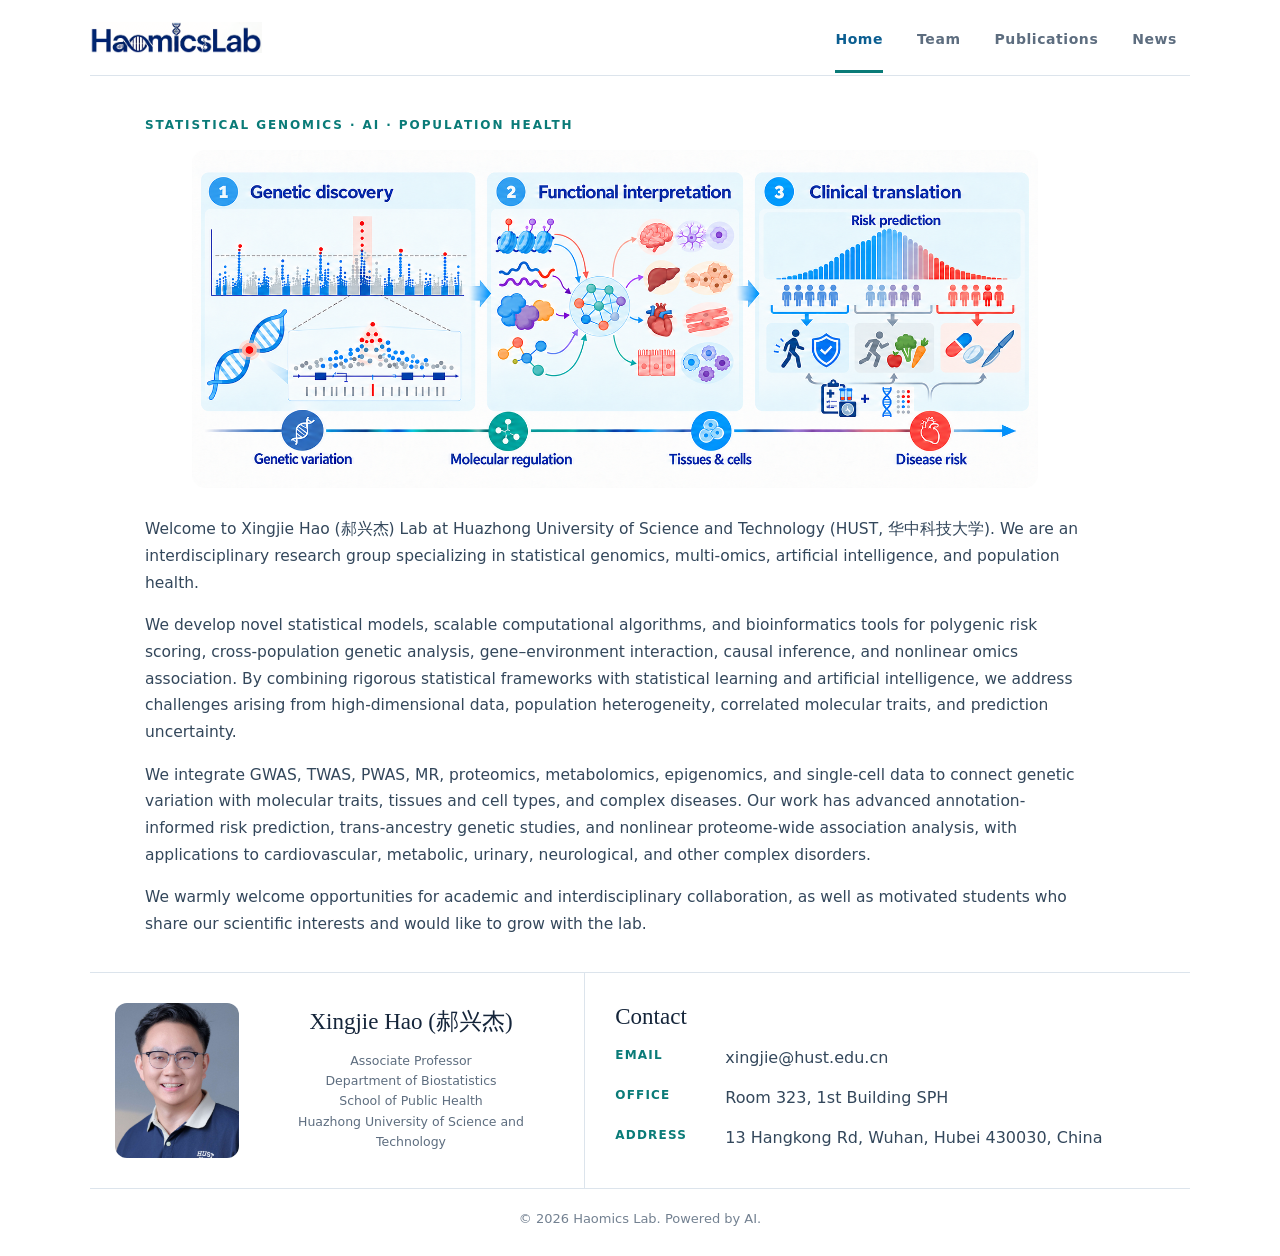
<file: index.html>
<!DOCTYPE html>
<html lang="en" data-static-package="haomics-v4-preview-parity">
<head>
  <meta charset="utf-8">
  <meta name="viewport" content="width=device-width, initial-scale=1">
  <title>Home | Haolab@HUST</title>
  <meta name="description" content="Haomics Lab led by Xingjie Hao (郝兴杰), Department of Biostatistics, Huazhong University of Science and Technology. Research: statistical genomics, multi-omics, Mendelian randomization, polygenic risk score, complex disease genetics.">
  <meta name="keywords" content="Xingjie Hao, Haomics Lab, statistical genomics, multi-omics, Mendelian randomization, PRS, complex disease genetics, Huazhong University of Science and Technology, HUST">
  <meta name="author" content="Xingjie Hao">
  <meta name="robots" content="index,follow">
  <link rel="canonical" href="https://haomicslab.github.io/">
  <link rel="stylesheet" href="jemdoc.css">
</head>
<body>
  <div class="site-frame">
  <header class="site-header">
    <a class="brand" href="index.html" aria-label="Haomics Lab home"><img src="https://haomicslab.github.io/image/logo.png" alt="Haomics Lab"></a>
    <nav aria-label="Primary navigation">
      <a href="index.html" aria-current="page">Home</a>
      <a href="team.html">Team</a>
      <a href="publications.html">Publications</a>
      <a href="news.html">News</a>
    </nav>
  </header>

  <main>
    <section class="home-overview" aria-labelledby="about-heading">
      <div class="research-copy">
        <p class="eyebrow">Statistical Genomics &middot; AI &middot; Population Health</p>
        
        <!-- Research overview figure -->
<div class="research-overview">
  <a
    href="image/researchoverview.png?v=20261024-1"
    target="_blank"
    rel="noopener"
    title="View full-size research overview"
  >
    <img
      src="https://haomicslab.github.io/image/researchoverview.png"
      alt="Haomics Lab research framework covering genetic discovery, functional interpretation, risk prediction, and clinical translation"
      decoding="async"
    >
  </a>
</div>
        
        <p>Welcome to Xingjie Hao (郝兴杰) Lab at Huazhong University of Science and Technology (HUST, 华中科技大学). We are an interdisciplinary research group specializing in statistical genomics, multi-omics, artificial intelligence, and population health.</p>
        <p>We develop novel statistical models, scalable computational algorithms, and bioinformatics tools for polygenic risk scoring, cross-population genetic analysis, gene–environment interaction, causal inference, and nonlinear omics association. By combining rigorous statistical frameworks with statistical learning and artificial intelligence, we address challenges arising from high-dimensional data, population heterogeneity, correlated molecular traits, and prediction uncertainty.</p>
        <p>We integrate GWAS, TWAS, PWAS, MR, proteomics, metabolomics, epigenomics, and single-cell data to connect genetic variation with molecular traits, tissues and cell types, and complex diseases. Our work has advanced annotation-informed risk prediction, trans-ancestry genetic studies, and nonlinear proteome-wide association analysis, with applications to cardiovascular, metabolic, urinary, neurological, and other complex disorders.</p>
        <p>We warmly welcome opportunities for academic and interdisciplinary collaboration, as well as motivated students who share our scientific interests and would like to grow with the lab.</p>
      </div>
    </section>

    <section class="home-details" aria-label="Principal investigator and contact information">
      <aside class="pi-card" aria-labelledby="pi-name">
        <img src="https://haomicslab.github.io/image/xingjie.jpg" alt="Xingjie Hao">
        <div class="pi-copy">
          <h2 id="pi-name">Xingjie Hao <span>(郝兴杰)</span></h2>
          <p class="role">Associate Professor<br>Department of Biostatistics<br>School of Public Health<br>Huazhong University of Science and Technology</p>
        </div>
      </aside>
      <div class="contact-card" aria-labelledby="contact-heading">
        <h2 id="contact-heading">Contact</h2>
        <address>
          <span>Email</span><a href="mailto:xingjie@hust.edu.cn">xingjie@hust.edu.cn</a>
          <span>Office</span><p>Room 323, 1st Building SPH</p>
          <span>Address</span><p>13 Hangkong Rd, Wuhan, Hubei 430030, China </p>
        </address>
      </div>
    </section>
  </main>
  <footer>© 2026 Haomics Lab. Powered by AI.</footer>
  </div>
</body>
</html>
</file>
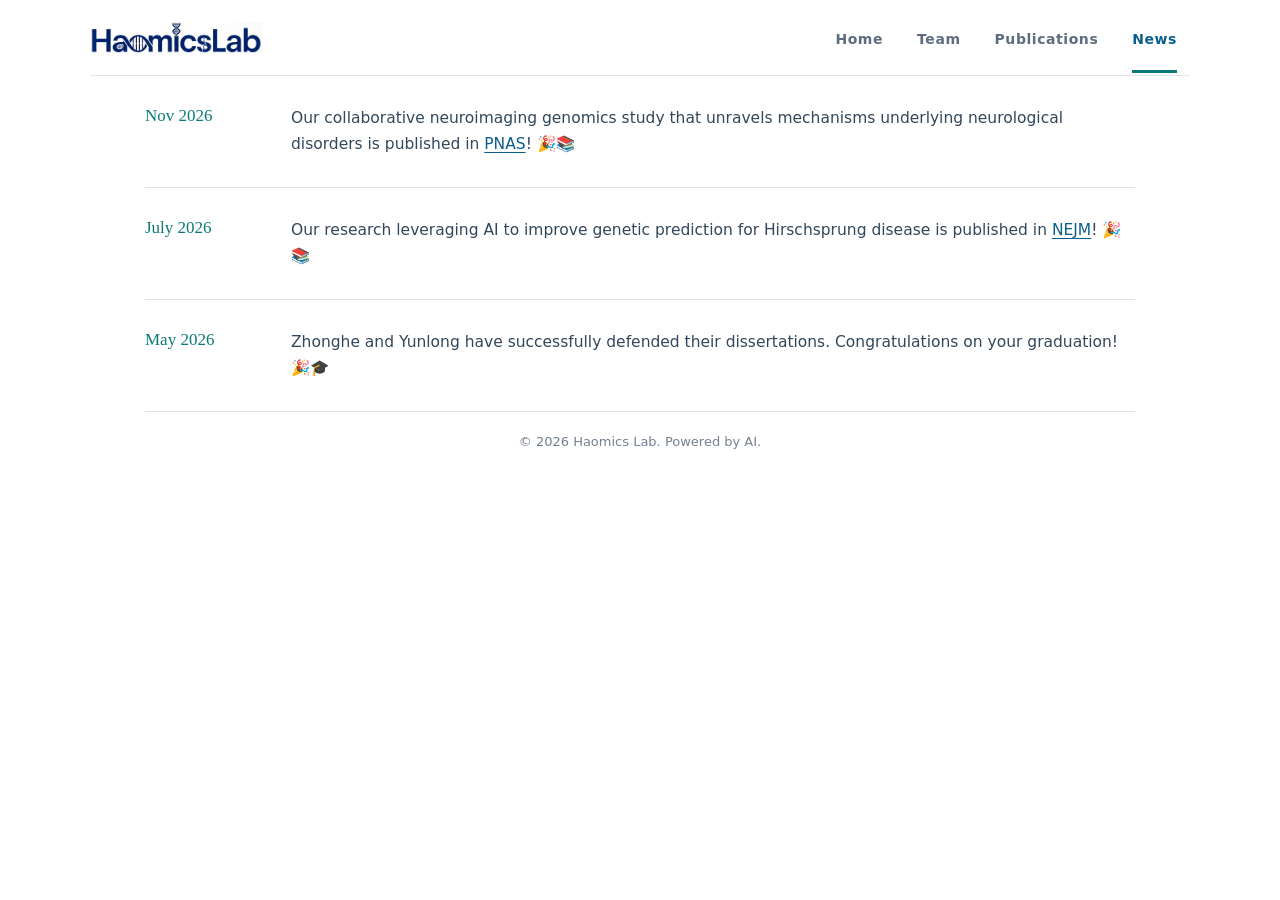
<file: news.html>
<!DOCTYPE html>
<html lang="en" data-static-package="haomics-v4-preview-parity">
<head>
  <meta charset="utf-8">
  <meta name="viewport" content="width=device-width, initial-scale=1">
  <title>News | Haolab@HUST</title>
  <meta name="description" content="Latest news, updates, achievements and events from Haomics Lab, Department of Biostatistics, HUST.">
  <meta name="keywords" content="Haomics Lab, Xingjie Hao, news, lab updates, research highlights, HUST">
  <meta name="author" content="Xingjie Hao">
  <meta name="robots" content="index,follow">
  <link rel="canonical" href="https://haomicslab.github.io/news.html">
  <link rel="stylesheet" href="jemdoc.css">
</head>
<body>
  <div class="site-frame">
  <header class="site-header">
    <a class="brand" href="index.html" aria-label="Haomics Lab home"><img src="https://haomicslab.github.io/image/logo.png" alt="Haomics Lab"></a>
    <nav aria-label="Primary navigation">
      <a href="index.html">Home</a><a href="team.html">Team</a><a href="publications.html">Publications</a><a href="news.html" aria-current="page">News</a>
    </nav>
  </header>
  <main>
    <section class="news-list" aria-label="Recent news">
      <article class="news-item"><time datetime="2026-11">Nov 2026</time><p>Our collaborative neuroimaging genomics study that unravels mechanisms underlying neurological disorders is published in <a href="https://www.pnas.org/doi/10.1073/pnas.2611353123" target="_blank" rel="noreferrer">PNAS</a>! 🎉📚</p></article>
      <article class="news-item"><time datetime="2026-07">July 2026</time><p>Our research leveraging AI to improve genetic prediction for Hirschsprung disease is published in <a href="https://www.nejm.org/doi/10.1056/NEJMc2401139?url_ver=Z39.88-2003" target="_blank" rel="noreferrer">NEJM</a>! 🎉📚</p></article>
      <article class="news-item"><time datetime="2026-05">May 2026</time><p>Zhonghe and Yunlong have successfully defended their dissertations. Congratulations on your graduation! 🎉🎓</p></article>
    </section>
  </main>
  <footer>© 2026 Haomics Lab. Powered by AI.</footer>
  </div>
</body>
</html>
</file>
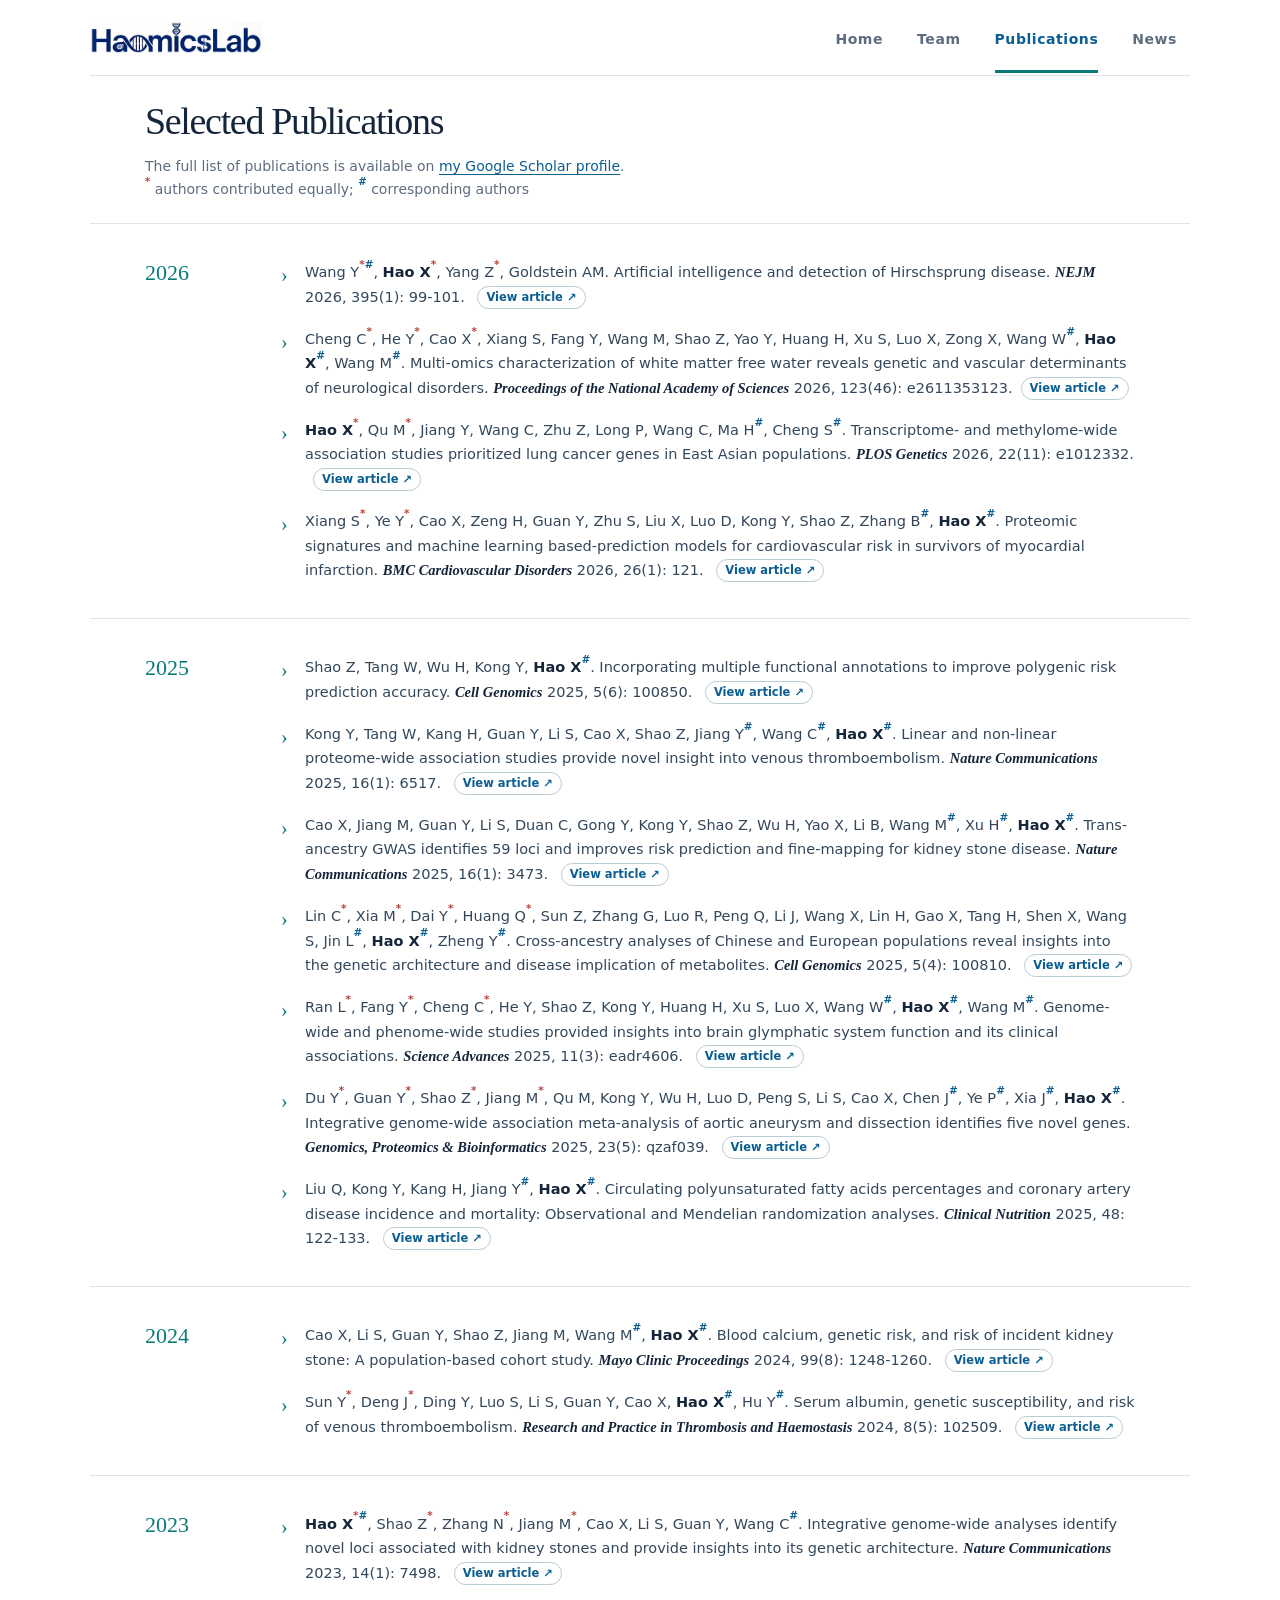
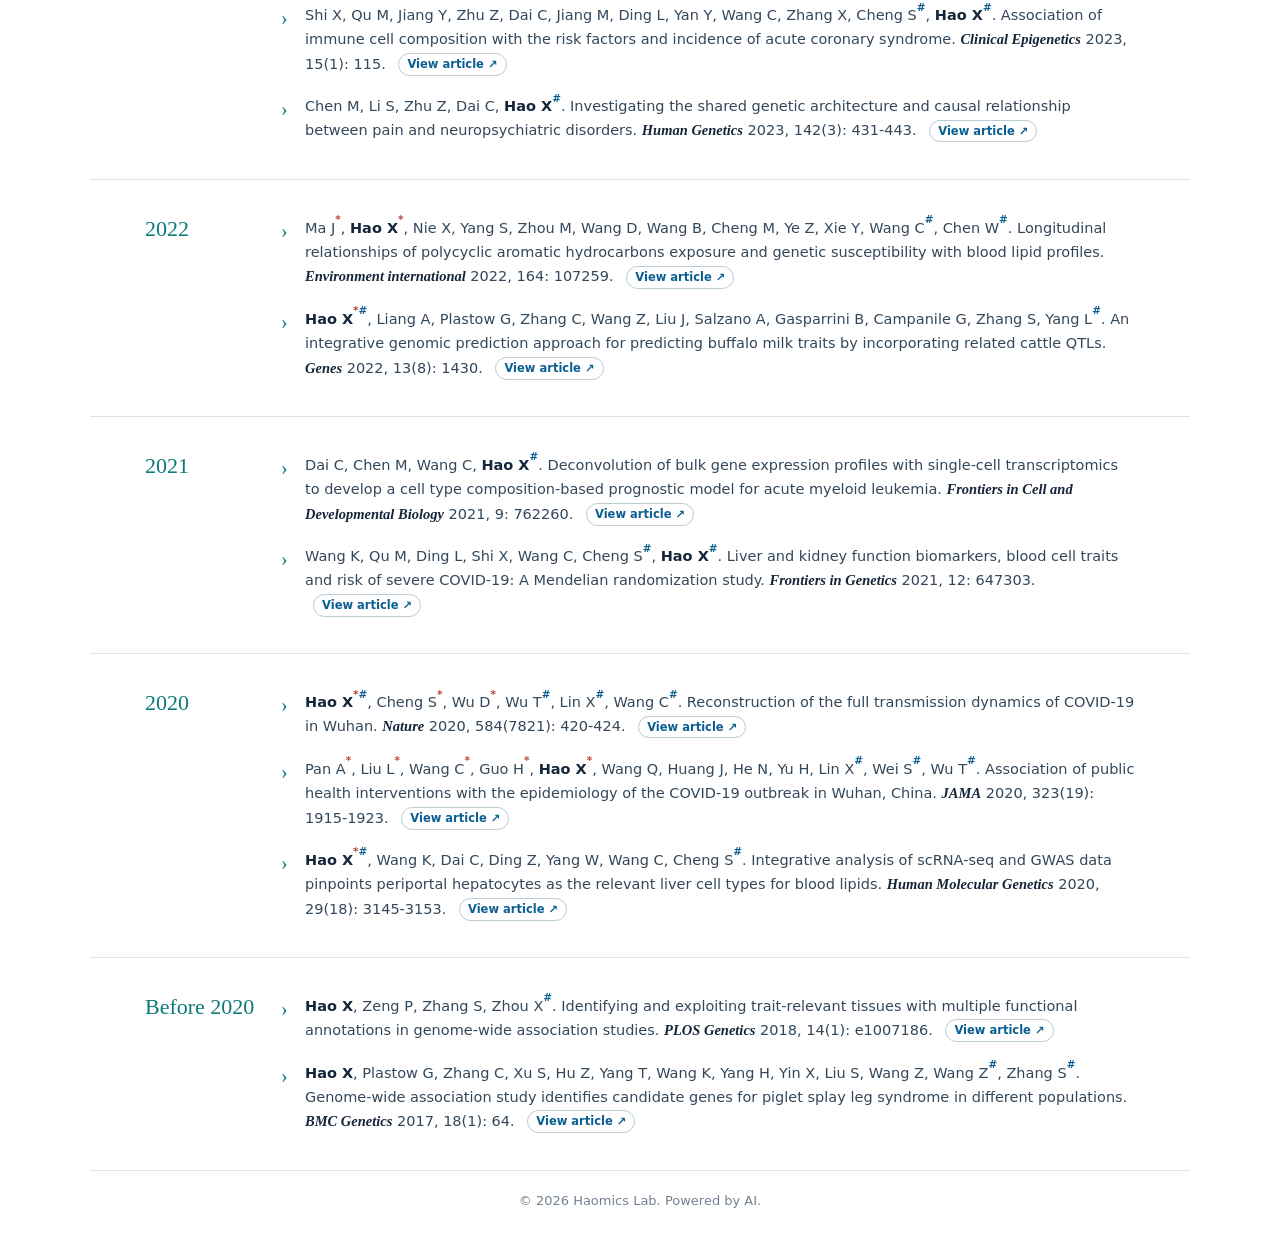
<file: publications.html>
<!DOCTYPE html>
<html lang="en" data-static-package="haomics-v4-preview-parity">
<head>
  <meta charset="utf-8">
  <meta name="viewport" content="width=device-width, initial-scale=1">
  <title>Publications | Haolab@HUST</title>
  <meta name="description" content="Research publications from Haomics Lab (Xingjie Hao, HUST). Studies on statistical genomics, multi-omics integration, MR, polygenic risk score and complex disease genetics.">
  <meta name="keywords" content="Haomics Lab, Xingjie Hao, publications, papers, statistical genomics, multi-omics, Mendelian randomization, PRS, HUST">
  <meta name="author" content="Xingjie Hao">
  <meta name="robots" content="index,follow">
  <link rel="canonical" href="https://haomicslab.github.io/publications.html">
  <link rel="stylesheet" href="jemdoc.css">
</head>
<body>
  <div class="site-frame">
  <header class="site-header">
    <a class="brand" href="index.html" aria-label="Haomics Lab home"><img src="https://haomicslab.github.io/image/logo.png" alt="Haomics Lab"></a>
    <nav aria-label="Primary navigation"><a href="index.html">Home</a><a href="team.html">Team</a><a href="publications.html" aria-current="page">Publications</a><a href="news.html">News</a></nav>
  </header>
  <main>
    <header class="page-intro publication-intro">
      <h1>Selected Publications</h1>
      <div class="pub-desc">The full list of publications is available on <a href="https://scholar.google.com/citations?hl=en&user=Q4n3jpEAAAAJ&view_op=list_works&sortby=pubdate" target="_blank" rel="noreferrer">my Google Scholar profile</a>.<br><sup class="co-first">*</sup> authors contributed equally; <sup class="corr">#</sup> corresponding authors</div>
    </header>

    <div class="publication-archive">
      <section class="publication-year"><h2>2026</h2><ul>
        <li>Wang Y<sup class="co-first">*</sup><sup class="corr">#</sup>, <span class="me">Hao X</span><sup class="co-first">*</sup>, Yang Z<sup class="co-first">*</sup>, Goldstein AM. Artificial intelligence and detection of Hirschsprung disease. <em>NEJM</em> 2026, 395(1): 99-101. <a class="article-link" href="https://doi.org/10.1056/NEJMc2401139" target="_blank" rel="noreferrer">View article <span aria-hidden="true">↗</span></a></li>
        <li>Cheng C<sup class="co-first">*</sup>, He Y<sup class="co-first">*</sup>, Cao X<sup class="co-first">*</sup>, Xiang S, Fang Y, Wang M, Shao Z, Yao Y, Huang H, Xu S, Luo X, Zong X, Wang W<sup class="corr">#</sup>, <span class="me">Hao X</span><sup class="corr">#</sup>, Wang M<sup class="corr">#</sup>. Multi-omics characterization of white matter free water reveals genetic and vascular determinants of neurological disorders. <em>Proceedings of the National Academy of Sciences</em> 2026, 123(46): e2611353123.<a class="article-link" href="https://www.pnas.org/doi/10.1073/pnas.2611353123" target="_blank" rel="noreferrer">View article <span aria-hidden="true">↗</span></a></li>
        <li><span class="me">Hao X</span><sup class="co-first">*</sup>, Qu M<sup class="co-first">*</sup>, Jiang Y, Wang C, Zhu Z, Long P, Wang C, Ma H<sup class="corr">#</sup>, Cheng S<sup class="corr">#</sup>. Transcriptome- and methylome-wide association studies prioritized lung cancer genes in East Asian populations. <em>PLOS Genetics</em> 2026, 22(11): e1012332.<a class="article-link" href="https://journals.plos.org/plosgenetics/article?id=10.1371/journal.pgen.1012332" target="_blank" rel="noreferrer">View article <span aria-hidden="true">↗</span></a></li>
        <li>Xiang S<sup class="co-first">*</sup>, Ye Y<sup class="co-first">*</sup>, Cao X, Zeng H, Guan Y, Zhu S, Liu X, Luo D, Kong Y, Shao Z, Zhang B<sup class="corr">#</sup>, <span class="me">Hao X</span><sup class="corr">#</sup>. Proteomic signatures and machine learning based-prediction models for cardiovascular risk in survivors of myocardial infarction. <em>BMC Cardiovascular Disorders</em> 2026, 26(1): 121. <a class="article-link" href="https://doi.org/10.1186/s12872-025-05487-w" target="_blank" rel="noreferrer">View article <span aria-hidden="true">↗</span></a></li>
      </ul></section>

      <section class="publication-year"><h2>2025</h2><ul>
        <li>Shao Z, Tang W, Wu H, Kong Y, <span class="me">Hao X</span><sup class="corr">#</sup>. Incorporating multiple functional annotations to improve polygenic risk prediction accuracy. <em>Cell Genomics</em> 2025, 5(6): 100850. <a class="article-link" href="https://doi.org/10.1016/j.xgen.2025.100850" target="_blank" rel="noreferrer">View article <span aria-hidden="true">↗</span></a></li>
        <li>Kong Y, Tang W, Kang H, Guan Y, Li S, Cao X, Shao Z, Jiang Y<sup class="corr">#</sup>, Wang C<sup class="corr">#</sup>, <span class="me">Hao X</span><sup class="corr">#</sup>. Linear and non-linear proteome-wide association studies provide novel insight into venous thromboembolism. <em>Nature Communications</em> 2025, 16(1): 6517. <a class="article-link" href="https://doi.org/10.1038/s41467-025-61874-z" target="_blank" rel="noreferrer">View article <span aria-hidden="true">↗</span></a></li>
        <li>Cao X, Jiang M, Guan Y, Li S, Duan C, Gong Y, Kong Y, Shao Z, Wu H, Yao X, Li B, Wang M<sup class="corr">#</sup>, Xu H<sup class="corr">#</sup>, <span class="me">Hao X</span><sup class="corr">#</sup>. Trans-ancestry GWAS identifies 59 loci and improves risk prediction and fine-mapping for kidney stone disease. <em>Nature Communications</em> 2025, 16(1): 3473. <a class="article-link" href="https://doi.org/10.1038/s41467-025-58782-7" target="_blank" rel="noreferrer">View article <span aria-hidden="true">↗</span></a></li>
        <li>Lin C<sup class="co-first">*</sup>, Xia M<sup class="co-first">*</sup>, Dai Y<sup class="co-first">*</sup>, Huang Q<sup class="co-first">*</sup>, Sun Z, Zhang G, Luo R, Peng Q, Li J, Wang X, Lin H, Gao X, Tang H, Shen X, Wang S, Jin L<sup class="corr">#</sup>, <span class="me">Hao X</span><sup class="corr">#</sup>, Zheng Y<sup class="corr">#</sup>. Cross-ancestry analyses of Chinese and European populations reveal insights into the genetic architecture and disease implication of metabolites. <em>Cell Genomics</em> 2025, 5(4): 100810. <a class="article-link" href="https://doi.org/10.1016/j.xgen.2025.100810" target="_blank" rel="noreferrer">View article <span aria-hidden="true">↗</span></a></li>
        <li>Ran L<sup class="co-first">*</sup>, Fang Y<sup class="co-first">*</sup>, Cheng C<sup class="co-first">*</sup>, He Y, Shao Z, Kong Y, Huang H, Xu S, Luo X, Wang W<sup class="corr">#</sup>, <span class="me">Hao X</span><sup class="corr">#</sup>, Wang M<sup class="corr">#</sup>. Genome-wide and phenome-wide studies provided insights into brain glymphatic system function and its clinical associations. <em>Science Advances</em> 2025, 11(3): eadr4606. <a class="article-link" href="https://doi.org/10.1126/sciadv.adr4606" target="_blank" rel="noreferrer">View article <span aria-hidden="true">↗</span></a></li>
        <li>Du Y<sup class="co-first">*</sup>, Guan Y<sup class="co-first">*</sup>, Shao Z<sup class="co-first">*</sup>, Jiang M<sup class="co-first">*</sup>, Qu M, Kong Y, Wu H, Luo D, Peng S, Li S, Cao X, Chen J<sup class="corr">#</sup>, Ye P<sup class="corr">#</sup>, Xia J<sup class="corr">#</sup>, <span class="me">Hao X</span><sup class="corr">#</sup>. Integrative genome-wide association meta-analysis of aortic aneurysm and dissection identifies five novel genes. <em>Genomics, Proteomics &amp; Bioinformatics</em> 2025, 23(5): qzaf039. <a class="article-link" href="https://doi.org/10.1093/gpbjnl/qzaf039" target="_blank" rel="noreferrer">View article <span aria-hidden="true">↗</span></a></li>
        <li>Liu Q, Kong Y, Kang H, Jiang Y<sup class="corr">#</sup>, <span class="me">Hao X</span><sup class="corr">#</sup>. Circulating polyunsaturated fatty acids percentages and coronary artery disease incidence and mortality: Observational and Mendelian randomization analyses. <em>Clinical Nutrition</em> 2025, 48: 122-133. <a class="article-link" href="https://doi.org/10.1016/j.clnu.2025.03.020" target="_blank" rel="noreferrer">View article <span aria-hidden="true">↗</span></a></li>
      </ul></section>

      <section class="publication-year"><h2>2024</h2><ul>
        <li>Cao X, Li S, Guan Y, Shao Z, Jiang M, Wang M<sup class="corr">#</sup>, <span class="me">Hao X</span><sup class="corr">#</sup>. Blood calcium, genetic risk, and risk of incident kidney stone: A population-based cohort study. <em>Mayo Clinic Proceedings</em> 2024, 99(8): 1248-1260. <a class="article-link" href="https://doi.org/10.1016/j.mayocp.2023.12.009" target="_blank" rel="noreferrer">View article <span aria-hidden="true">↗</span></a></li>
        <li>Sun Y<sup class="co-first">*</sup>, Deng J<sup class="co-first">*</sup>, Ding Y, Luo S, Li S, Guan Y, Cao X, <span class="me">Hao X</span><sup class="corr">#</sup>, Hu Y<sup class="corr">#</sup>. Serum albumin, genetic susceptibility, and risk of venous thromboembolism. <em>Research and Practice in Thrombosis and Haemostasis</em> 2024, 8(5): 102509. <a class="article-link" href="https://doi.org/10.1016/j.rpth.2024.102509" target="_blank" rel="noreferrer">View article <span aria-hidden="true">↗</span></a></li>
      </ul></section>

      <section class="publication-year"><h2>2023</h2><ul>
        <li><span class="me">Hao X</span><sup class="co-first">*</sup><sup class="corr">#</sup>, Shao Z<sup class="co-first">*</sup>, Zhang N<sup class="co-first">*</sup>, Jiang M<sup class="co-first">*</sup>, Cao X, Li S, Guan Y, Wang C<sup class="corr">#</sup>. Integrative genome-wide analyses identify novel loci associated with kidney stones and provide insights into its genetic architecture. <em>Nature Communications</em> 2023, 14(1): 7498. <a class="article-link" href="https://doi.org/10.1038/s41467-023-43400-1" target="_blank" rel="noreferrer">View article <span aria-hidden="true">↗</span></a></li>
        <li>Shi X, Qu M, Jiang Y, Zhu Z, Dai C, Jiang M, Ding L, Yan Y, Wang C, Zhang X, Cheng S<sup class="corr">#</sup>, <span class="me">Hao X</span><sup class="corr">#</sup>. Association of immune cell composition with the risk factors and incidence of acute coronary syndrome. <em>Clinical Epigenetics</em> 2023, 15(1): 115. <a class="article-link" href="https://doi.org/10.1186/s13148-023-01527-4" target="_blank" rel="noreferrer">View article <span aria-hidden="true">↗</span></a></li>
        <li>Chen M, Li S, Zhu Z, Dai C, <span class="me">Hao X</span><sup class="corr">#</sup>. Investigating the shared genetic architecture and causal relationship between pain and neuropsychiatric disorders. <em>Human Genetics</em> 2023, 142(3): 431-443. <a class="article-link" href="https://doi.org/10.1007/s00439-022-02507-z" target="_blank" rel="noreferrer">View article <span aria-hidden="true">↗</span></a></li>
      </ul></section>

      <section class="publication-year"><h2>2022</h2><ul>
        <li>Ma J<sup class="co-first">*</sup>, <span class="me">Hao X</span><sup class="co-first">*</sup>, Nie X, Yang S, Zhou M, Wang D, Wang B, Cheng M, Ye Z, Xie Y, Wang C<sup class="corr">#</sup>, Chen W<sup class="corr">#</sup>. Longitudinal relationships of polycyclic aromatic hydrocarbons exposure and genetic susceptibility with blood lipid profiles. <em>Environment international</em> 2022, 164: 107259. <a class="article-link" href="https://doi.org/10.1016/j.envint.2022.107259" target="_blank" rel="noreferrer">View article <span aria-hidden="true">↗</span></a></li>
        <li><span class="me">Hao X</span><sup class="co-first">*</sup><sup class="corr">#</sup>, Liang A, Plastow G, Zhang C, Wang Z, Liu J, Salzano A, Gasparrini B, Campanile G, Zhang S, Yang L<sup class="corr">#</sup>. An integrative genomic prediction approach for predicting buffalo milk traits by incorporating related cattle QTLs. <em>Genes</em> 2022, 13(8): 1430. <a class="article-link" href="https://doi.org/10.3390/genes13081430" target="_blank" rel="noreferrer">View article <span aria-hidden="true">↗</span></a></li>
      </ul></section>

      <section class="publication-year"><h2>2021</h2><ul>
        <li>Dai C, Chen M, Wang C, <span class="me">Hao X</span><sup class="corr">#</sup>. Deconvolution of bulk gene expression profiles with single-cell transcriptomics to develop a cell type composition-based prognostic model for acute myeloid leukemia. <em>Frontiers in Cell and Developmental Biology</em> 2021, 9: 762260. <a class="article-link" href="https://doi.org/10.3389/fcell.2021.762260" target="_blank" rel="noreferrer">View article <span aria-hidden="true">↗</span></a></li>
        <li>Wang K, Qu M, Ding L, Shi X, Wang C, Cheng S<sup class="corr">#</sup>, <span class="me">Hao X</span><sup class="corr">#</sup>. Liver and kidney function biomarkers, blood cell traits and risk of severe COVID-19: A Mendelian randomization study. <em>Frontiers in Genetics</em> 2021, 12: 647303. <a class="article-link" href="https://doi.org/10.3389/fgene.2021.647303" target="_blank" rel="noreferrer">View article <span aria-hidden="true">↗</span></a></li>
      </ul></section>

      <section class="publication-year"><h2>2020</h2><ul>
        <li><span class="me">Hao X</span><sup class="co-first">*</sup><sup class="corr">#</sup>, Cheng S<sup class="co-first">*</sup>, Wu D<sup class="co-first">*</sup>, Wu T<sup class="corr">#</sup>, Lin X<sup class="corr">#</sup>, Wang C<sup class="corr">#</sup>. Reconstruction of the full transmission dynamics of COVID-19 in Wuhan. <em>Nature</em> 2020, 584(7821): 420-424. <a class="article-link" href="https://doi.org/10.1038/s41586-020-2554-8" target="_blank" rel="noreferrer">View article <span aria-hidden="true">↗</span></a></li>
        <li>Pan A<sup class="co-first">*</sup>, Liu L<sup class="co-first">*</sup>, Wang C<sup class="co-first">*</sup>, Guo H<sup class="co-first">*</sup>, <span class="me">Hao X</span><sup class="co-first">*</sup>, Wang Q, Huang J, He N, Yu H, Lin X<sup class="corr">#</sup>, Wei S<sup class="corr">#</sup>, Wu T<sup class="corr">#</sup>. Association of public health interventions with the epidemiology of the COVID-19 outbreak in Wuhan, China. <em>JAMA</em> 2020, 323(19): 1915-1923. <a class="article-link" href="https://doi.org/10.1001/jama.2020.6130" target="_blank" rel="noreferrer">View article <span aria-hidden="true">↗</span></a></li>
        <li><span class="me">Hao X</span><sup class="co-first">*</sup><sup class="corr">#</sup>, Wang K, Dai C, Ding Z, Yang W, Wang C, Cheng S<sup class="corr">#</sup>. Integrative analysis of scRNA-seq and GWAS data pinpoints periportal hepatocytes as the relevant liver cell types for blood lipids. <em>Human Molecular Genetics</em> 2020, 29(18): 3145-3153. <a class="article-link" href="https://doi.org/10.1093/hmg/ddaa188" target="_blank" rel="noreferrer">View article <span aria-hidden="true">↗</span></a></li>
      </ul></section>

      <section class="publication-year"><h2>Before 2020</h2><ul>
        <li><span class="me">Hao X</span>, Zeng P, Zhang S, Zhou X<sup class="corr">#</sup>. Identifying and exploiting trait-relevant tissues with multiple functional annotations in genome-wide association studies. <em>PLOS Genetics</em> 2018, 14(1): e1007186. <a class="article-link" href="https://doi.org/10.1371/journal.pgen.1007186" target="_blank" rel="noreferrer">View article <span aria-hidden="true">↗</span></a></li>
        <li><span class="me">Hao X</span>, Plastow G, Zhang C, Xu S, Hu Z, Yang T, Wang K, Yang H, Yin X, Liu S, Wang Z, Wang Z<sup class="corr">#</sup>, Zhang S<sup class="corr">#</sup>. Genome-wide association study identifies candidate genes for piglet splay leg syndrome in different populations. <em>BMC Genetics</em> 2017, 18(1): 64. <a class="article-link" href="https://doi.org/10.1186/s12863-017-0532-4" target="_blank" rel="noreferrer">View article <span aria-hidden="true">↗</span></a></li>
      </ul></section>
    </div>
  </main>
  <footer>© 2026 Haomics Lab. Powered by AI.</footer>
  </div>
</body>
</html>
</file>
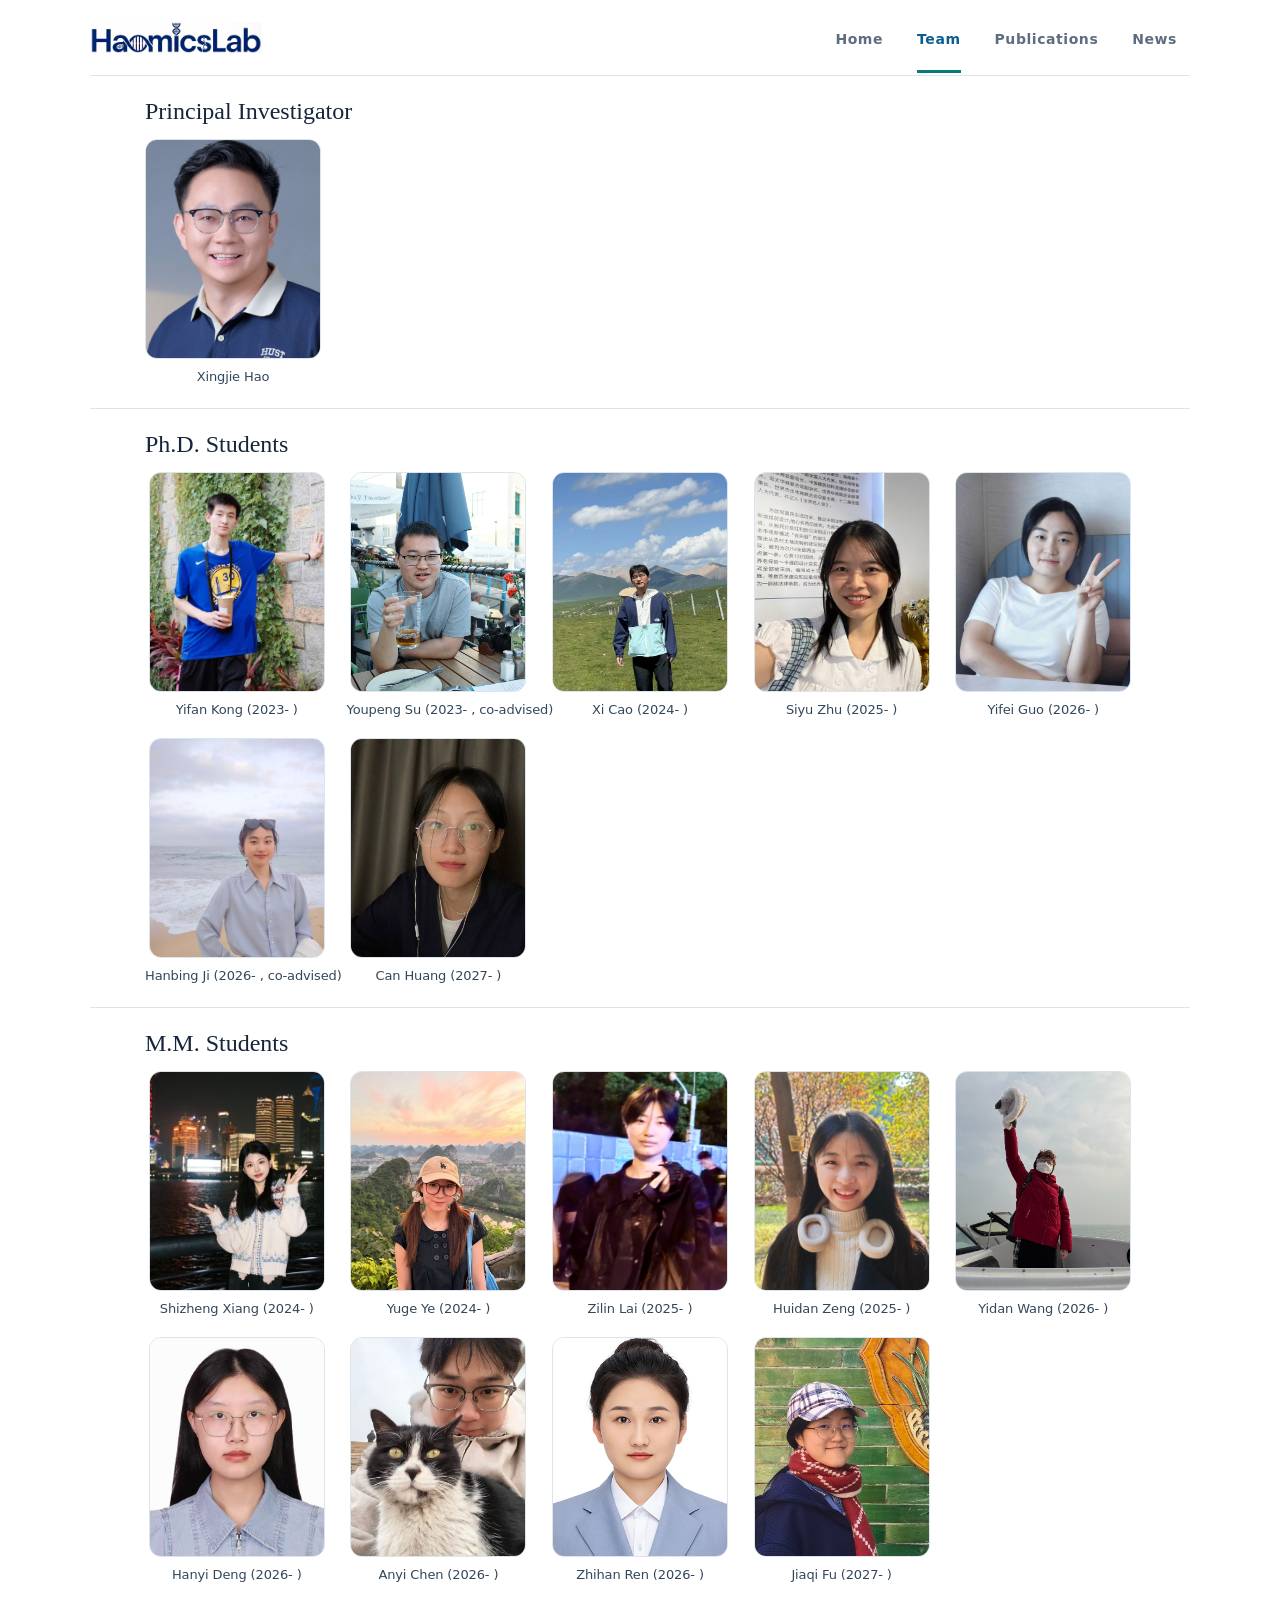
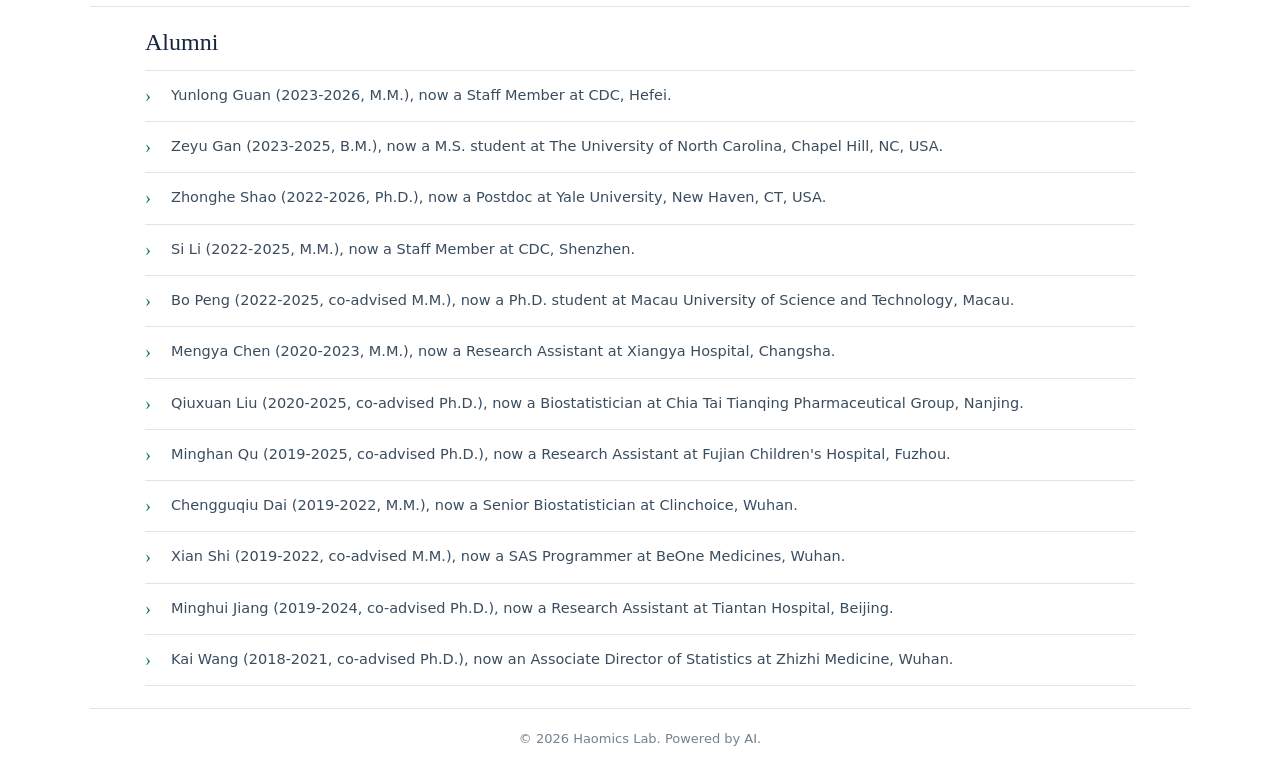
<file: team.html>
<!DOCTYPE html>
<html lang="en" data-static-package="haomics-v4-preview-parity">
<head>
  <meta charset="utf-8">
  <meta name="viewport" content="width=device-width, initial-scale=1">
  <title>Team | Haolab@HUST</title>
  <meta name="description" content="Lab members of Haomics Lab led by Xingjie Hao at HUST. Researchers working on statistical genomics, multi‑omics, Mendelian randomization and complex disease genetics.">
  <meta name="keywords" content="Haomics Lab, Xingjie Hao, lab members, team, statistical genomics, Huazhong University of Science and Technology, HUST">
  <meta name="author" content="Xingjie Hao">
  <meta name="robots" content="index,follow">
  <link rel="canonical" href="https://haomicslab.github.io/team.html">
  <link rel="stylesheet" href="jemdoc.css">
</head>
<body>
  <div class="site-frame">
  <header class="site-header">
    <a class="brand" href="index.html" aria-label="Haomics Lab home"><img src="https://haomicslab.github.io/image/logo.png" alt="Haomics Lab"></a>
    <nav aria-label="Primary navigation">
      <a href="index.html">Home</a><a href="team.html" aria-current="page">Team</a><a href="publications.html">Publications</a><a href="news.html">News</a>
    </nav>
  </header>
  <main>
    <section class="people-section" aria-labelledby="pi-heading">
      <h2 id="pi-heading">Principal Investigator</h2>
      <ul class="member-grid pi-grid"><li class="member-card"><div class="member-photo"><img src="https://haomicslab.github.io/image/xingjie.jpg" alt="Xingjie Hao"></div><p>Xingjie Hao</p></li></ul>
    </section>

    <section class="people-section" aria-labelledby="phd-heading">
      <h2 id="phd-heading">Ph.D. Students</h2>
      <ul class="member-grid">
        <li class="member-card"><div class="member-photo"><img src="https://haomicslab.github.io/image/yifankong.jpg" alt="Yifan Kong"></div><p>Yifan Kong (2023‑ )</p></li>
        <li class="member-card"><div class="member-photo"><img src="https://haomicslab.github.io/image/youpeng.jpg" alt="Youpeng Su"></div><p>Youpeng Su (2023‑ , co‑advised)</p></li>
        <li class="member-card"><div class="member-photo"><img src="https://haomicslab.github.io/image/xicao.jpg" alt="Xi Cao"></div><p>Xi Cao (2024‑ )</p></li>
        <li class="member-card"><div class="member-photo"><img src="https://haomicslab.github.io/image/siyuzhu.jpg" alt="Siyu Zhu"></div><p>Siyu Zhu (2025‑ )</p></li>
        <li class="member-card"><div class="member-photo"><img src="https://haomicslab.github.io/image/yifeiguo.jpg" alt="Yifei Guo"></div><p>Yifei Guo (2026‑ )</p></li>
        <li class="member-card"><div class="member-photo"><img src="https://haomicslab.github.io/image/hanbingji.jpg" alt="Hanbing Ji"></div><p>Hanbing Ji (2026‑ , co‑advised)</p></li>
        <li class="member-card"><div class="member-photo"><img src="https://haomicslab.github.io/image/huangcan.jpg" alt="Can Huang"></div><p>Can Huang (2027‑ )</p></li>
      </ul>
    </section>

    <section class="people-section" aria-labelledby="mm-heading">
      <h2 id="mm-heading">M.M. Students</h2>
      <ul class="member-grid">
        <li class="member-card"><div class="member-photo"><img src="https://haomicslab.github.io/image/shizhengxiang.jpg" alt="Shizheng Xiang"></div><p>Shizheng Xiang (2024‑ )</p></li>
        <li class="member-card"><div class="member-photo"><img src="https://haomicslab.github.io/image/yugeye.jpg" alt="Yuge Ye"></div><p>Yuge Ye (2024‑ )</p></li>
        <li class="member-card"><div class="member-photo"><img src="https://haomicslab.github.io/image/zilinlai.jpg" alt="Zilin Lai"></div><p>Zilin Lai (2025‑ )</p></li>
        <li class="member-card"><div class="member-photo"><img src="https://haomicslab.github.io/image/huidanzeng.jpg" alt="Huidan Zeng"></div><p>Huidan Zeng (2025‑ )</p></li>
        <li class="member-card"><div class="member-photo"><img src="https://haomicslab.github.io/image/yidanwang.jpg" alt="Yidan Wang"></div><p>Yidan Wang (2026‑ )</p></li>
        <li class="member-card"><div class="member-photo"><img src="https://haomicslab.github.io/image/hanyideng.jpg" alt="Hanyi Deng"></div><p>Hanyi Deng (2026‑ )</p></li>
        <li class="member-card"><div class="member-photo"><img src="https://haomicslab.github.io/image/anyichen.jpg" alt="Anyi Chen"></div><p>Anyi Chen (2026‑ )</p></li>
        <li class="member-card"><div class="member-photo"><img src="https://haomicslab.github.io/image/zhihanren.jpg" alt="Zhihan Ren"></div><p>Zhihan Ren (2026‑ )</p></li>
        <li class="member-card"><div class="member-photo"><img src="https://haomicslab.github.io/image/jiaqifu.jpg" alt="Jiaqi Fu"></div><p>Jiaqi Fu (2027‑ )</p></li>
      </ul>
    </section>

    <section class="people-section alumni-section" aria-labelledby="alumni-heading">
      <h2 id="alumni-heading">Alumni</h2>
      <ul class="alumni-list">
        <li><span aria-hidden="true">›</span><p>Yunlong Guan (2023‑2026, M.M.), now a Staff Member at CDC, Hefei.</p></li>
        <li><span aria-hidden="true">›</span><p>Zeyu Gan (2023‑2025, B.M.), now a M.S. student at The University of North Carolina, Chapel Hill, NC, USA.</p></li>
        <li><span aria-hidden="true">›</span><p>Zhonghe Shao (2022‑2026, Ph.D.), now a Postdoc at Yale University, New Haven, CT, USA.</p></li>
        <li><span aria-hidden="true">›</span><p>Si Li (2022‑2025, M.M.), now a Staff Member at CDC, Shenzhen.</p></li>
        <li><span aria-hidden="true">›</span><p>Bo Peng (2022‑2025, co‑advised M.M.), now a Ph.D. student at Macau University of Science and Technology, Macau.</p></li>
        <li><span aria-hidden="true">›</span><p>Mengya Chen (2020‑2023, M.M.), now a Research Assistant at Xiangya Hospital, Changsha.</p></li>
        <li><span aria-hidden="true">›</span><p>Qiuxuan Liu (2020‑2025, co‑advised Ph.D.), now a Biostatistician at Chia Tai Tianqing Pharmaceutical Group, Nanjing.</p></li>
        <li><span aria-hidden="true">›</span><p>Minghan Qu (2019‑2025, co‑advised Ph.D.), now a Research Assistant at Fujian Children's Hospital, Fuzhou.</p></li>
        <li><span aria-hidden="true">›</span><p>Chengguqiu Dai (2019‑2022, M.M.), now a Senior Biostatistician at Clinchoice, Wuhan.</p></li>
        <li><span aria-hidden="true">›</span><p>Xian Shi (2019‑2022, co‑advised M.M.), now a SAS Programmer at BeOne Medicines, Wuhan.</p></li>
        <li><span aria-hidden="true">›</span><p>Minghui Jiang (2019‑2024, co‑advised Ph.D.), now a Research Assistant at Tiantan Hospital, Beijing.</p></li>
        <li><span aria-hidden="true">›</span><p>Kai Wang (2018‑2021, co‑advised Ph.D.), now an Associate Director of Statistics at Zhizhi Medicine, Wuhan.</p></li>
      </ul>
    </section>
  </main>
  <footer>© 2026 Haomics Lab. Powered by AI.</footer>
  </div>
</body>
</html>
</file>
<file: jemdoc.css>
/* Haomics Lab static package: haomics-v4-larger-team-photos */
:root {
  --ink: #15253a;
  --muted: #5d6d7f;
  --line: #dce4ec;
  --paper: #ffffff;
  --white: #ffffff;
  --blue: #0b5e91;
  --teal: #0a7b78;
  --accent: #ffffff;
}

* { box-sizing: border-box; }
html { scroll-behavior: smooth; }
body {
  margin: 0;
  background: var(--white);
  color: var(--ink);
  font-family: Inter, ui-sans-serif, system-ui, -apple-system, BlinkMacSystemFont, "Segoe UI", sans-serif;
  -webkit-font-smoothing: antialiased;
}
a { color: inherit; }
img { display: block; max-width: 100%; }
.site-frame { width: min(1100px, calc(100% - 40px)); margin: 0 auto; min-height: 100vh; }
.site-header {
  min-height: 76px;
  display: flex;
  align-items: center;
  justify-content: space-between;
  gap: 32px;
  border-bottom: 1px solid var(--line);
}
.brand { display: inline-flex; align-items: center; }
.brand img { width: 172px; height: auto; }
nav { display: flex; align-items: stretch; gap: 8px; }
nav a { position: relative; padding: 27px 13px 25px; color: var(--muted); text-decoration: none; font-size: 14px; font-weight: 650; letter-spacing: .04em; }
nav a::after { content: ""; position: absolute; left: 13px; right: 13px; bottom: -1px; height: 3px; background: var(--teal); transform: scaleX(0); transition: transform .18s ease; }
nav a:hover, nav a[aria-current="page"] { color: var(--blue); }
nav a:hover::after, nav a[aria-current="page"]::after { transform: scaleX(1); }
h1, h2, p { margin-top: 0; }
h1 { margin-bottom: 22px; font-family: Georgia, "Times New Roman", serif; font-size: clamp(38px,4.5vw,56px); font-weight: 500; line-height: 1.03; letter-spacing: -.035em; }
h2 { font-family: Georgia, "Times New Roman", serif; font-weight: 500; }
.eyebrow { margin: 0 0 12px; color: var(--teal); font-size: 12px; font-weight: 800; letter-spacing: .16em; text-transform: uppercase; }
footer { padding: 22px 0 30px; color: #738191; font-size: 13px; text-align: center; }

/* Home */
.home-overview { padding: 42px 5% 34px; border-bottom: 1px solid var(--line); }
.research-copy { max-width: 940px; }
.research-copy > p:not(.eyebrow) { margin-bottom: 16px; color: #33475b; font-size: 15.5px; line-height: 1.72; }
.research-copy > p:last-child { margin-bottom: 0; }
.home-details { display: grid; grid-template-columns: minmax(0,.9fr) minmax(0,1.1fr); border-bottom: 1px solid var(--line); }
.pi-card, .contact-card { padding: 30px 5%; }
.pi-card { display: grid; grid-template-columns: 124px minmax(0,1fr); gap: 24px; align-items: center; border-right: 1px solid var(--line); }
.pi-card img { width: 124px; aspect-ratio: 4/5; object-fit: cover; border-radius: 12px; }
.pi-copy { text-align: center; }
.pi-card h2, .contact-card h2 { margin: 0 0 14px; font-size: 23px; line-height: 1.25; }
.pi-card h2 span { white-space: nowrap; }
.role { margin: 0; color: var(--muted); font-size: 12.5px; line-height: 1.62; }
address { display: grid; grid-template-columns: 88px 1fr; gap: 14px 22px; font-style: normal; }
address span { color: var(--teal); font-size: 12px; font-weight: 800; letter-spacing: .1em; text-transform: uppercase; padding-top: 3px; }
address p, address a { margin: 0; color: #33475b; line-height: 1.6; text-decoration: none; }
address a:hover { color: var(--blue); text-decoration: underline; text-underline-offset: 3px; }

/* Interior pages */
.page-intro { padding: 48px 5% 38px; background: var(--white); border-bottom: 1px solid var(--line); }
.page-intro h1 { margin: 0; font-size: clamp(38px,5vw,56px); }
.people-section { padding: 22px 5%; border-bottom: 1px solid var(--line); }
.people-section h2 { margin: 0 0 14px; font-size: 24px; }
.member-grid { list-style: none; display: grid; grid-template-columns: repeat(5,minmax(0,1fr)); gap: 20px 18px; padding: 0; margin: 0; }
.member-grid.pi-grid { grid-template-columns: minmax(0,176px); }
.member-card { min-width: 0; text-align: center; }
.member-photo { width: 100%; max-width: 176px; margin-inline: auto; overflow: hidden; aspect-ratio: 4/5; background: #f3f5f7; border: 1px solid var(--line); border-radius: 12px; }
.member-photo img { width: 100%; height: 100%; object-fit: cover; transition: transform .3s ease; }
.member-card:hover .member-photo img { transform: scale(1.025); }
.member-card p { margin: 9px 0 0; color: #33475b; font-size: 13px; line-height: 1.35; text-align: center; white-space: nowrap; letter-spacing: -.01em; }
.alumni-section { background: var(--white); }
.alumni-list { margin: 0; padding: 0; list-style: none; border-top: 1px solid var(--line); }
.alumni-list li { display: grid; grid-template-columns: 18px 1fr; gap: 8px; padding: 13px 0; border-bottom: 1px solid var(--line); }
.alumni-list span { color: var(--teal); font-family: Georgia,serif; font-size: 18px; line-height: 1.35; }
.alumni-list p { margin: 0; color: #3a4d5f; font-size: 14.5px; line-height: 1.58; }
.publication-intro { padding-top: 26px; padding-bottom: 22px; }
.publication-intro h1 { font-size: clamp(28px,3.2vw,38px); }
.pub-desc { max-width: 760px; margin-top: 14px; color: var(--muted); font-size: 14px; line-height: 1.65; }
.pub-desc a, .news-item a { color: var(--blue); text-decoration-thickness: 1px; text-underline-offset: 3px; }
.co-first, .corr { font-size: .72em; font-weight: 800; line-height: 0; position: relative; top: -.35em; }
.co-first { color: #b6413c; }
.corr { color: var(--blue); }
.publication-archive { background: var(--white); }
.publication-year { display: grid; grid-template-columns: 110px 1fr; gap: 26px; padding: 36px 5%; border-bottom: 1px solid var(--line); }
.publication-year h2 { margin: 0; color: var(--teal); font-size: 22px; }
.publication-year ul { margin: 0; padding: 0; list-style: none; }
.publication-year li { position: relative; padding: 0 0 18px 24px; color: #33475b; font-size: 14.5px; line-height: 1.68; }
.publication-year li:last-child { padding-bottom: 0; }
.publication-year li::before { content: "›"; position: absolute; left: 0; top: -1px; color: var(--teal); font-family: Georgia,serif; font-size: 20px; }
.publication-year em { color: var(--ink); font-family: Georgia,"Times New Roman",serif; font-weight: 650; }
.me { color: var(--ink); font-weight: 800; }
.article-link { display: inline-flex; align-items: center; gap: 4px; margin-left: 8px; padding: 3px 8px; border: 1px solid #b9cbd4; border-radius: 999px; color: var(--blue); font-size: 11.5px; font-weight: 750; line-height: 1.3; text-decoration: none; white-space: nowrap; vertical-align: .08em; }
.article-link:hover { background: #eef7f7; border-color: var(--teal); color: var(--teal); }
.news-list { padding: 0 5%; background: var(--white); }
.news-item { display: grid; grid-template-columns: 120px 1fr; gap: 26px; padding: 30px 0; border-bottom: 1px solid var(--line); }
.news-item time { color: var(--teal); font-family: Georgia,serif; font-size: 17px; }
.news-item p { margin: 0; color: #33475b; font-size: 15.5px; line-height: 1.65; }

@media (max-width: 760px) {
  .site-frame { width: min(100% - 24px,1100px); }
  .site-header { min-height: auto; padding: 14px 0 9px; flex-direction: column; align-items: flex-start; gap: 9px; }
  .brand img { width: 150px; }
  nav { width: 100%; overflow-x: auto; gap: 0; scrollbar-width: none; }
  nav::-webkit-scrollbar { display: none; }
  nav a { flex: 1 0 auto; min-width: max-content; padding: 11px 10px 9px; text-align: center; font-size: 12.5px; }
  nav a::after { left: 11px; right: 11px; }
  h1 { font-size: clamp(36px,11vw,48px); }
  .home-overview { padding: 30px 16px 26px; }
  .research-copy > p:not(.eyebrow) { font-size: 15px; line-height: 1.68; }
  .home-details { grid-template-columns: 1fr; }
  .pi-card, .contact-card { padding: 24px 16px; }
  .pi-card { grid-template-columns: 104px minmax(0,1fr); gap: 18px; border-right: 0; border-bottom: 1px solid var(--line); }
  .pi-card img { width: 104px; border-radius: 10px; }
  .pi-card h2, .contact-card h2 { margin-bottom: 12px; font-size: 21px; }
  .role { font-size: 12px; }
  address { grid-template-columns: 1fr; gap: 5px; }
  address p, address a { margin-bottom: 15px; }
  .page-intro { padding: 36px 16px 30px; }
  .page-intro h1 { font-size: clamp(36px,11vw,48px); }
  .people-section { padding: 20px 16px; }
  .member-grid { grid-template-columns: repeat(2,minmax(0,1fr)); gap: 22px 8px; }
  .member-grid.pi-grid { grid-template-columns: minmax(0,160px); }
  .member-photo { max-width: 168px; }
  .member-card p { font-size: clamp(10.75px,3vw,12.5px); letter-spacing: -.035em; }
  .alumni-list li { grid-template-columns: 16px 1fr; gap: 7px; }
  .publication-year { grid-template-columns: 1fr; gap: 18px; padding: 32px 16px; }
  .publication-intro { padding: 24px 16px 20px; }
  .publication-intro h1 { font-size: clamp(28px,8vw,36px); }
  .publication-year li { padding-left: 22px; font-size: 14px; line-height: 1.65; }
  .article-link { display: flex; width: max-content; margin: 8px 0 0; }
  .news-list { padding: 0 16px; }
  .news-item { grid-template-columns: 1fr; gap: 10px; padding: 26px 0; }
  .news-item p { font-size: 15px; }
}

@media (min-width: 761px) and (max-width: 980px) {
  .member-grid { grid-template-columns: repeat(4,minmax(0,1fr)); }
  .home-details { grid-template-columns: 1fr 1fr; }
  .pi-card { grid-template-columns: 112px minmax(0,1fr); gap: 18px; }
  .pi-card img { width: 112px; }
}

@media (max-width: 340px) {
  .member-grid:not(.pi-grid) { grid-template-columns: 1fr; }
  .member-card p { font-size: 12.5px; letter-spacing: -.01em; }
}

@media (prefers-reduced-motion: reduce) { * { scroll-behavior: auto !important; transition: none !important; } }

/* Research figure below About Us */
.research-overview {
  width: 100%;
  margin: 18px auto 28px;
  text-align: center;
}

.research-overview a {
  display: flex;
  width: 100%;
  justify-content: center;
  align-items: center;
  text-decoration: none;
  cursor: zoom-in;
}

.home-overview .research-overview img {
  display: block;

  /* 桌面端显示得稍小一些 */
  width: 90%;
  max-width: 1300px;

  /* 保持图片原始长宽比 */
  height: auto !important;
  max-height: none !important;
  aspect-ratio: auto !important;
  object-fit: contain !important;

  margin: 0 auto;
  border: 0;
  border-radius: 14px;
}

/* Tablet */
@media screen and (max-width: 900px) {
  .home-overview .research-overview img {
    width: 96%;
    max-width: 100%;
    height: auto !important;
  }
}

/* Mobile */
@media screen and (max-width: 700px) {
  .research-overview {
    margin: 14px auto 22px;
  }

  .home-overview .research-overview img {
    width: 100%;
    max-width: 100%;
    height: auto !important;
    object-fit: contain !important;
    border-radius: 9px;
  }
}
</file>
